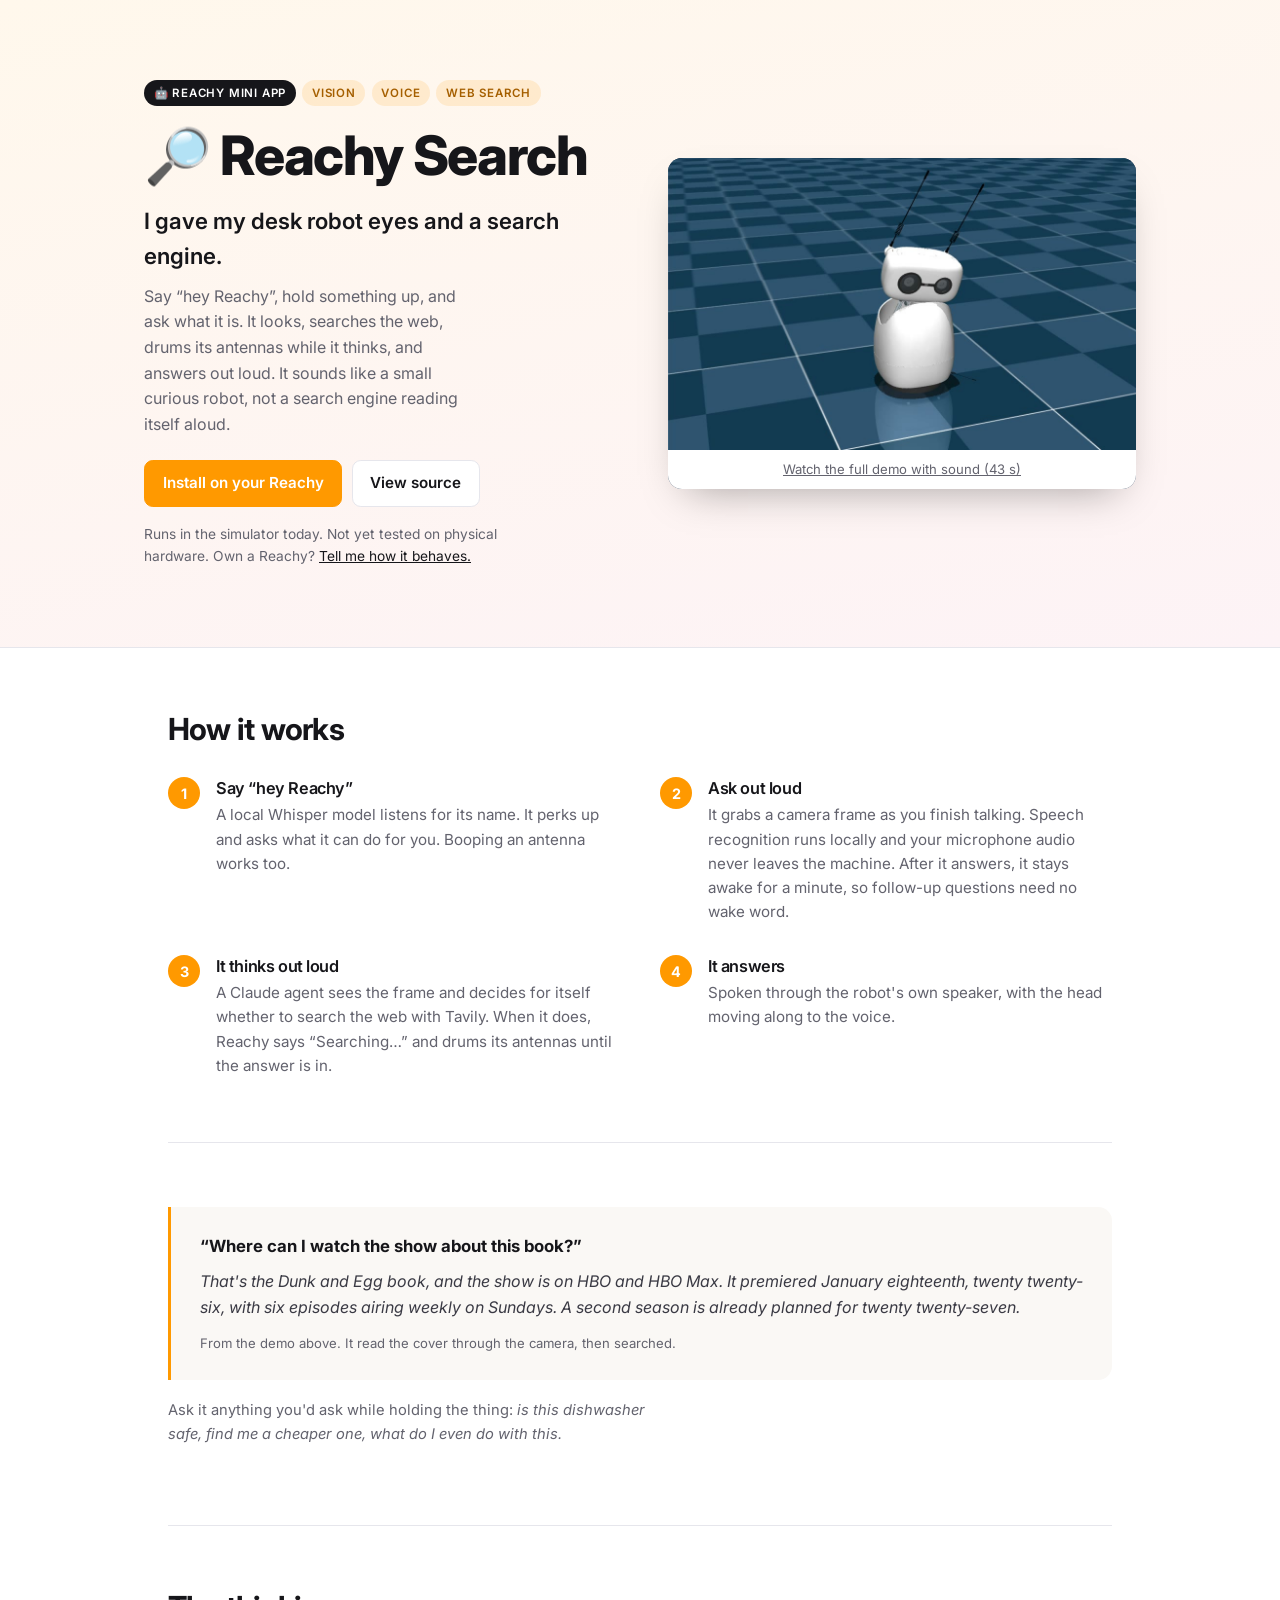
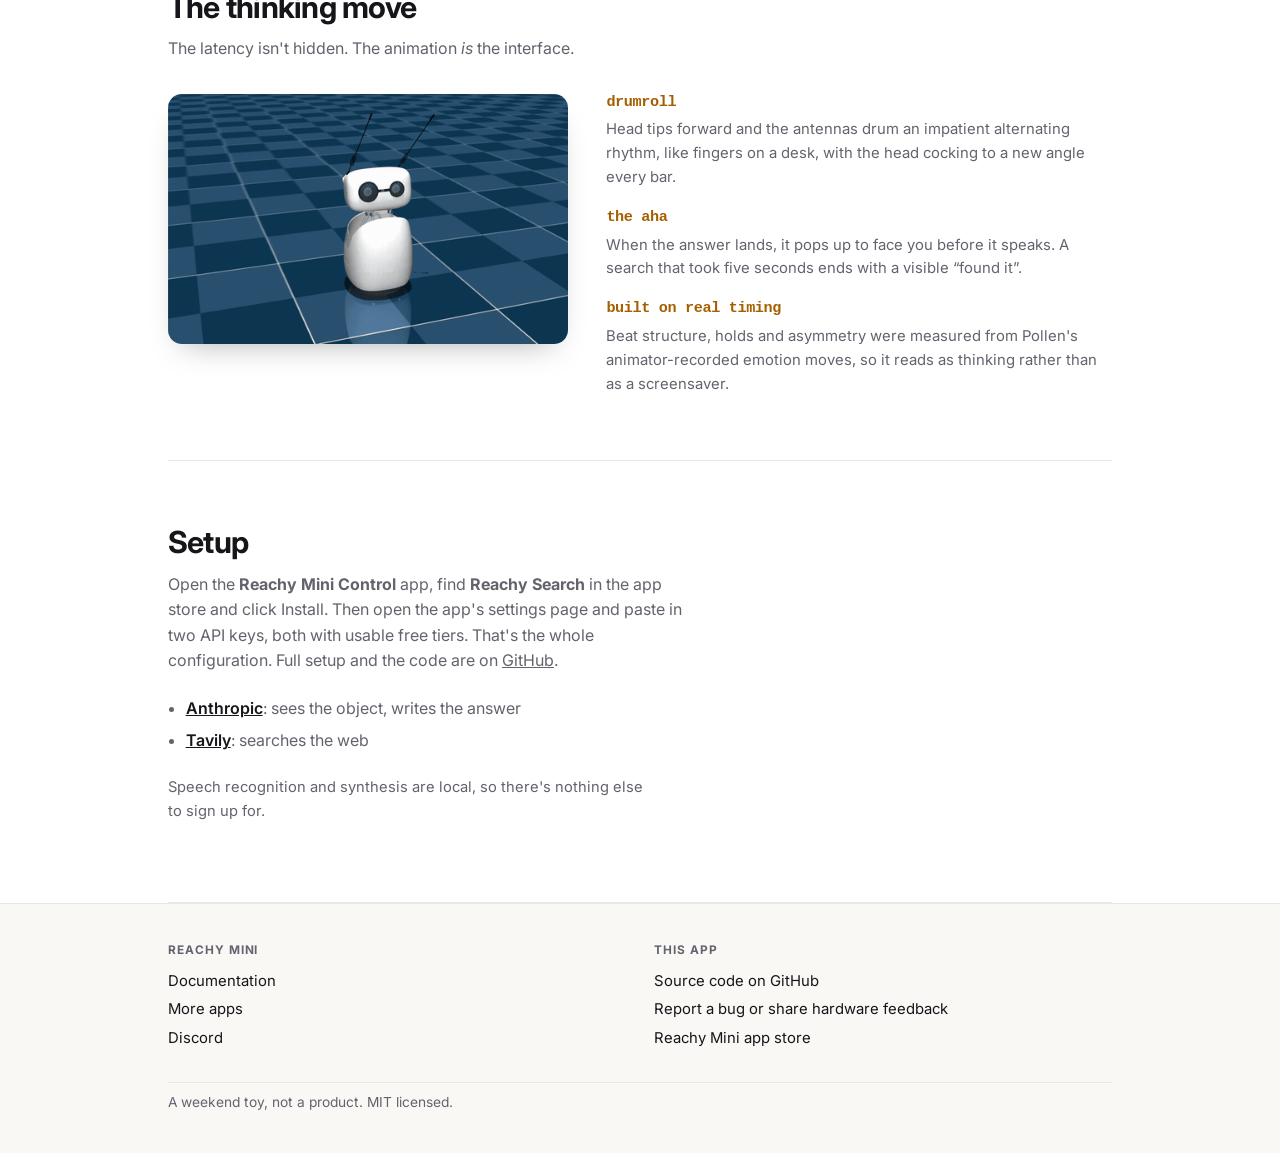
<file: index.html>
<!doctype html>
<html lang="en">
  <head>
    <meta charset="utf-8" />
    <meta name="viewport" content="width=device-width, initial-scale=1" />
    <title>Reachy Search · Reachy Mini app</title>
    <link rel="preconnect" href="https://fonts.googleapis.com" />
    <link rel="preconnect" href="https://fonts.gstatic.com" crossorigin />
    <link href="https://fonts.googleapis.com/css2?family=Inter:wght@400;500;600;800&display=swap" rel="stylesheet" />
    <link rel="stylesheet" href="style.css" />
  </head>
  <body>
    <header class="hero">
      <div class="hero__inner">
        <div class="hero__copy">
          <p class="tags"><span class="tag--robot">🤖 Reachy Mini app</span><span>vision</span><span>voice</span><span>web search</span></p>
          <h1>🔎 Reachy&nbsp;Search</h1>
          <p class="tagline">
            I gave my desk robot eyes and a search engine.
          </p>
          <p class="sub">
            Say “hey Reachy”, hold something up, and ask what it is. It looks,
            searches the web, drums its antennas while it thinks, and answers
            out loud. It sounds like a small curious robot, not a search
            engine reading itself aloud.
          </p>
          <p class="cta">
            <a class="btn btn--primary" href="#setup">Install on your Reachy</a>
            <a class="btn" href="https://github.com/chelouche9/reachy-search">View source</a>
          </p>
          <p class="status">Runs in the simulator today. Not yet tested on physical hardware. Own a Reachy? <a href="https://github.com/chelouche9/reachy-search/issues">Tell me how it behaves.</a></p>
        </div>

        <figure class="media">
          <video autoplay loop muted playsinline poster="reachy_search/assets/hero-poster.jpg">
            <source src="reachy_search/assets/hero-loop.mp4" type="video/mp4" />
          </video>
          <figcaption><a href="reachy_search/assets/demo.mp4">Watch the full demo with sound (43 s)</a></figcaption>
        </figure>
      </div>
    </header>

    <main>
      <section class="panel">
        <h2>How it works</h2>
        <ol class="steps">
          <li>
            <h3>Say “hey Reachy”</h3>
            <p>
              A local Whisper model listens for its name. It perks up and asks
              what it can do for you. Booping an antenna works too.
            </p>
          </li>
          <li>
            <h3>Ask out loud</h3>
            <p>
              It grabs a camera frame as you finish talking. Speech recognition
              runs locally and your microphone audio never leaves the machine.
              After it answers, it stays awake for a minute, so follow-up
              questions need no wake word.
            </p>
          </li>
          <li>
            <h3>It thinks out loud</h3>
            <p>
              A Claude agent sees the frame and decides for itself whether to
              search the web with Tavily. When it does, Reachy says
              “Searching…” and drums its antennas until the answer is in.
            </p>
          </li>
          <li>
            <h3>It answers</h3>
            <p>
              Spoken through the robot's own speaker, with the head moving along
              to the voice.
            </p>
          </li>
        </ol>
      </section>

      <section class="panel panel--quote">
        <blockquote>
          <p class="ask">“Where can I watch the show about this book?”</p>
          <p class="reply">
            That's the Dunk and Egg book, and the show is on HBO and HBO Max.
            It premiered January eighteenth, twenty twenty-six, with six
            episodes airing weekly on Sundays. A second season is already
            planned for twenty twenty-seven.
          </p>
          <p class="attribution">From the demo above. It read the cover through the camera, then searched.</p>
        </blockquote>
        <p class="note">
          Ask it anything you'd ask while holding the thing: <em>is this
          dishwasher safe, find me a cheaper one, what do I even do with this.</em>
        </p>
      </section>

      <section class="panel">
        <h2>The thinking move</h2>
        <p class="lede">
          The latency isn't hidden. The animation <em>is</em> the interface.
        </p>
        <div class="moves-wrap">
        <img class="moves-gif" src="reachy_search/assets/drumroll.gif" alt="Reachy drumming its antennas while it searches" loading="lazy" />
        <div class="moves">
          <div>
            <h3>drumroll</h3>
            <p>Head tips forward and the antennas drum an impatient alternating rhythm, like fingers on a desk, with the head cocking to a new angle every bar.</p>
          </div>
          <div>
            <h3>the aha</h3>
            <p>When the answer lands, it pops up to face you before it speaks. A search that took five seconds ends with a visible “found it”.</p>
          </div>
          <div>
            <h3>built on real timing</h3>
            <p>Beat structure, holds and asymmetry were measured from Pollen's animator-recorded emotion moves, so it reads as thinking rather than as a screensaver.</p>
          </div>
        </div>
        </div>
      </section>

      <section class="panel" id="setup">
        <h2>Setup</h2>
        <p class="lede">
          Open the <strong>Reachy Mini Control</strong> app, find
          <strong>Reachy Search</strong> in the app store and click Install. Then
          open the app's settings page and
          paste in two API keys, both with usable free tiers. That's the whole
          configuration. Full setup and the code are on
          <a href="https://github.com/chelouche9/reachy-search">GitHub</a>.
        </p>
        <ul class="keys">
          <li><a href="https://console.anthropic.com/settings/keys">Anthropic</a>: sees the object, writes the answer</li>
          <li><a href="https://app.tavily.com/home">Tavily</a>: searches the web</li>
        </ul>
        <p class="note">
          Speech recognition and synthesis are local, so there's nothing else to
          sign up for.
        </p>
      </section>
    </main>

    <footer>
      <div class="footer__inner">
        <div>
          <h4>Reachy Mini</h4>
          <a href="https://huggingface.co/docs/reachy_mini">Documentation</a>
          <a href="https://huggingface.co/spaces?q=reachy_mini">More apps</a>
          <a href="https://discord.gg/Y7FgMqHsub">Discord</a>
        </div>
        <div>
          <h4>This app</h4>
          <a href="https://github.com/chelouche9/reachy-search">Source code on GitHub</a>
          <a href="https://github.com/chelouche9/reachy-search/issues">Report a bug or share hardware feedback</a>
          <a href="https://huggingface.co/spaces?filter=reachy_mini_python_app">Reachy Mini app store</a>
        </div>
        <p class="colophon">A weekend toy, not a product. MIT licensed.</p>
      </div>
    </footer>
  </body>
</html>
</file>
<file: style.css>
:root {
  --orange: #ff9900;
  --ink: #16161a;
  --muted: #63636e;
  --line: #e6e6ec;
  --bg: #ffffff;
  --soft: #faf8f5;
  --radius: 14px;
}

* { box-sizing: border-box; }

body {
  margin: 0;
  background: var(--bg);
  color: var(--ink);
  font-family: Inter, -apple-system, BlinkMacSystemFont, "Segoe UI", sans-serif;
  line-height: 1.6;
  -webkit-font-smoothing: antialiased;
}

h1, h2, h3, h4 { letter-spacing: -0.025em; line-height: 1.15; margin: 0; }
a { color: inherit; }

/* ---------- hero ---------- */

.hero {
  background: linear-gradient(168deg, #fff8ec 0%, #fdf3f6 100%);
  border-bottom: 1px solid var(--line);
  padding: clamp(2.5rem, 7vw, 5rem) 1.5rem;
}

.hero__inner {
  max-width: 62rem;
  margin: 0 auto;
  display: grid;
  grid-template-columns: 1fr;
  gap: clamp(2rem, 5vw, 3.5rem);
  align-items: center;
}

@media (min-width: 820px) {
  .hero__inner { grid-template-columns: 1fr 1fr; }
}

.tags { display: flex; flex-wrap: wrap; gap: 0.4rem; margin: 0 0 1.1rem; }
.tags span {
  font-size: 0.72rem;
  font-weight: 600;
  text-transform: uppercase;
  letter-spacing: 0.07em;
  padding: 0.25rem 0.6rem;
  border-radius: 999px;
  background: rgba(255, 153, 0, 0.14);
  color: #a55f00;
}

h1 { font-size: clamp(2.4rem, 7vw, 3.4rem); font-weight: 800; }

.tagline {
  font-size: clamp(1.15rem, 2.6vw, 1.4rem);
  font-weight: 600;
  margin: 1rem 0 0.6rem;
}

.sub { color: var(--muted); margin: 0; max-width: 34ch; }

.media {
  margin: 0;
  border-radius: var(--radius);
  overflow: hidden;
  background: #1c3550;
  box-shadow: 0 18px 40px -18px rgba(0, 0, 0, 0.35);
}

.media__fallback {
  font-weight: 600;
  color: rgba(0, 0, 0, 0.42);
  font-size: 0.95rem;
}

.media video {
  display: block;
  width: 100%;
  aspect-ratio: 16 / 10;
  object-fit: cover;
}
.media figcaption {
  padding: 0.55rem 0.9rem;
  background: #fff;
  font-size: 0.82rem;
  text-align: center;
}
.media figcaption a { color: var(--muted); }

/* ---------- content ---------- */

main { max-width: 62rem; margin: 0 auto; padding: 0 1.5rem; }

.panel { padding: clamp(2.5rem, 6vw, 4rem) 0; border-bottom: 1px solid var(--line); }
.panel h2 { font-size: clamp(1.5rem, 3.4vw, 1.9rem); font-weight: 700; }
.lede { color: var(--muted); max-width: 52ch; margin: 0.7rem 0 0; }
.note { color: var(--muted); font-size: 0.92rem; max-width: 54ch; }

.steps {
  list-style: none;
  counter-reset: step;
  padding: 0;
  margin: 2rem 0 0;
  display: grid;
  gap: 1.6rem;
}

@media (min-width: 720px) {
  .steps { grid-template-columns: 1fr 1fr; gap: 2rem 2.5rem; }
}

.steps li { counter-increment: step; padding-left: 3rem; position: relative; }
.steps li::before {
  content: counter(step);
  position: absolute;
  left: 0;
  top: -0.1rem;
  width: 2rem;
  height: 2rem;
  border-radius: 50%;
  background: var(--orange);
  color: #fff;
  font-weight: 700;
  font-size: 0.9rem;
  display: grid;
  place-items: center;
}
.steps h3 { font-size: 1.02rem; font-weight: 600; }
.steps p { color: var(--muted); margin: 0.35rem 0 0; font-size: 0.95rem; }

.panel--quote blockquote {
  margin: 0;
  padding: 1.6rem 1.8rem;
  background: var(--soft);
  border-left: 3px solid var(--orange);
  border-radius: 0 var(--radius) var(--radius) 0;
}
.ask { font-weight: 700; margin: 0 0 0.6rem; font-size: 1.05rem; }
.reply { margin: 0; color: #3a3a44; font-style: italic; }
.panel--quote .note { margin-top: 1.2rem; }

.moves { display: grid; gap: 1.4rem; margin-top: 2rem; }
@media (min-width: 720px) { .moves { grid-template-columns: repeat(3, 1fr); } }
.moves h3 {
  font-family: ui-monospace, SFMono-Regular, Menlo, monospace;
  font-size: 0.95rem;
  color: #a55f00;
}
.moves p { color: var(--muted); font-size: 0.93rem; margin: 0.45rem 0 0; }

.keys { padding-left: 1.1rem; margin: 1.4rem 0; }
.keys li { margin-bottom: 0.4rem; color: var(--muted); }
.keys a { color: var(--ink); font-weight: 600; }

/* ---------- footer ---------- */

footer { background: var(--soft); border-top: 1px solid var(--line); }
.footer__inner {
  max-width: 62rem;
  margin: 0 auto;
  padding: 2.5rem 1.5rem;
  display: grid;
  gap: 1.8rem;
}
@media (min-width: 640px) {
  .footer__inner { grid-template-columns: 1fr 1fr; }
  .colophon { grid-column: 1 / -1; }
}
footer h4 {
  font-size: 0.74rem;
  text-transform: uppercase;
  letter-spacing: 0.08em;
  color: var(--muted);
  margin-bottom: 0.6rem;
}
footer a { display: block; text-decoration: none; font-size: 0.93rem; padding: 0.15rem 0; }
footer a:hover { color: var(--orange); }
.colophon { color: var(--muted); font-size: 0.86rem; margin: 0; padding-top: 0.5rem; border-top: 1px solid var(--line); }

.tag--robot { background: var(--ink) !important; color: #fff !important; }

.cta { display: flex; flex-wrap: wrap; gap: 0.6rem; margin: 1.4rem 0 0; }
.btn {
  display: inline-block;
  padding: 0.65rem 1.1rem;
  border-radius: 0.55rem;
  border: 1px solid var(--line);
  background: #fff;
  color: var(--ink);
  font-weight: 600;
  font-size: 0.95rem;
  text-decoration: none;
}
.btn:hover { border-color: var(--orange); }
.btn--primary { background: var(--orange); border-color: var(--orange); color: #fff; }
.btn--primary:hover { filter: brightness(0.94); }

.status { margin: 1rem 0 0; font-size: 0.86rem; color: var(--muted); max-width: 40ch; }
.status a { color: var(--ink); }

.attribution { margin: 0.8rem 0 0; font-size: 0.82rem; color: var(--muted); font-style: normal; }

.moves-wrap { display: grid; gap: 1.6rem; margin-top: 2rem; align-items: start; }
@media (min-width: 820px) { .moves-wrap { grid-template-columns: 400px 1fr; gap: 2.4rem; } }
.moves-gif { width: 100%; border-radius: var(--radius); box-shadow: 0 14px 30px -16px rgba(0,0,0,0.35); }
.moves-wrap .moves { margin-top: 0; }
@media (min-width: 820px) { .moves-wrap .moves { grid-template-columns: 1fr; gap: 1.2rem; } }
</file>
